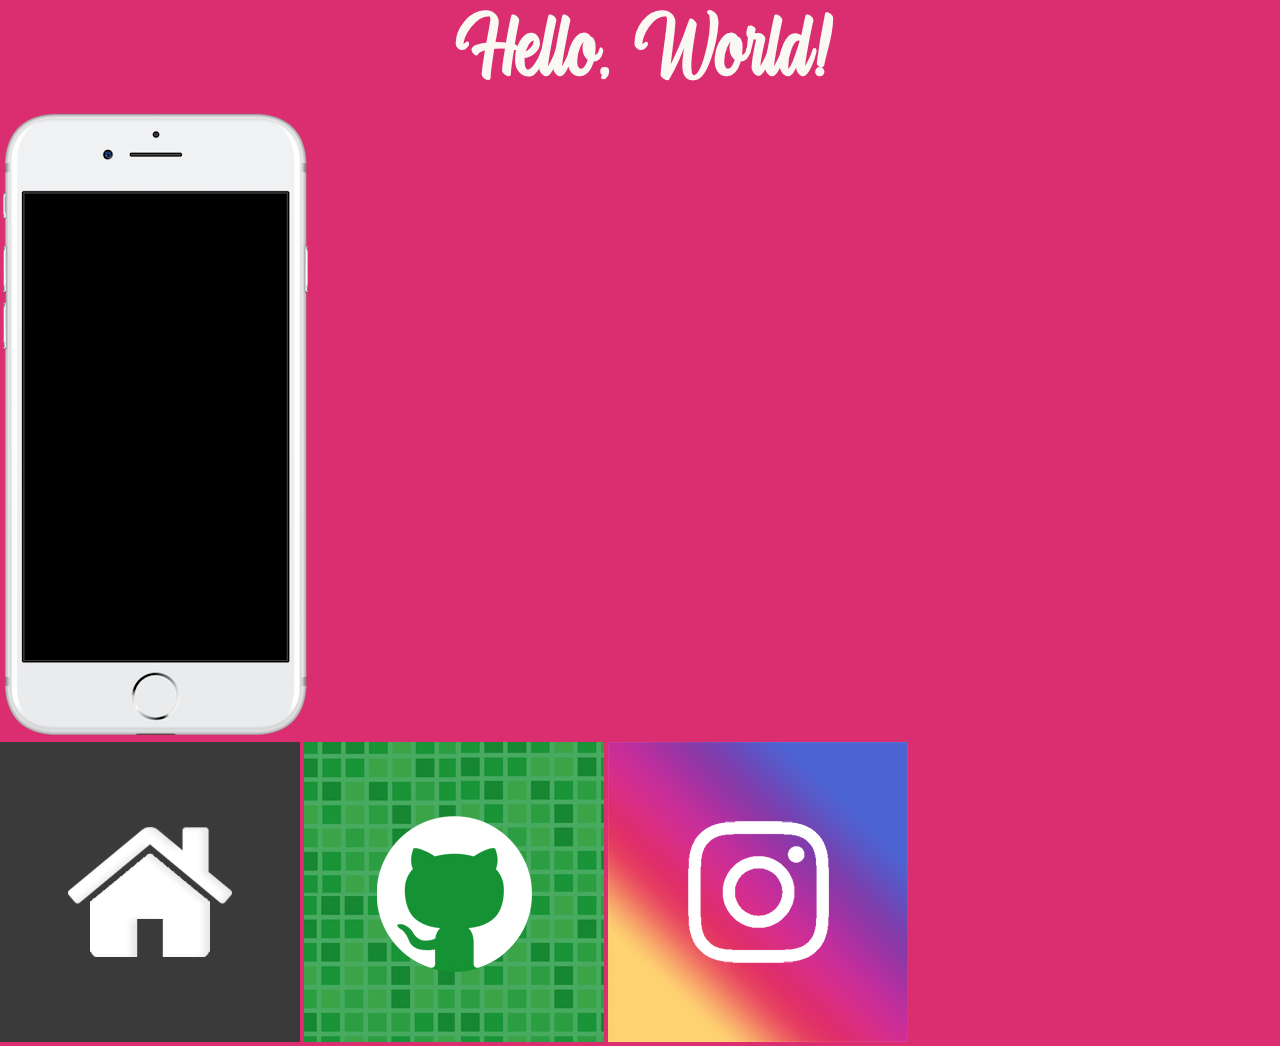
<file: index.html>
<!DOCTYPE html>
<html lang="pt-br">
<head>
    <link rel="stylesheet" href="estilos/style.css">
    <meta charset="UTF-8">
    <meta name="viewport" content="width=device-width, initial-scale=1.0">
    <link rel="shortcut icon" href="videogame.png" type="image/x-icon">
    <title>Hello, World!</title>
</head>
<body>
    <h1>Hello, World!</h1>
    <div class="iphone">
        <img src="imagens/frame-iphone.png" alt="">
        <ul>
            <img src="imagens/logo-home.jpg" alt="">
            <img src="imagens/logo-github.jpg" alt="">
            <img src="imagens/logo-instagram.jpg" alt="">
        </ul></div>

  
</body>
</html>
</file>
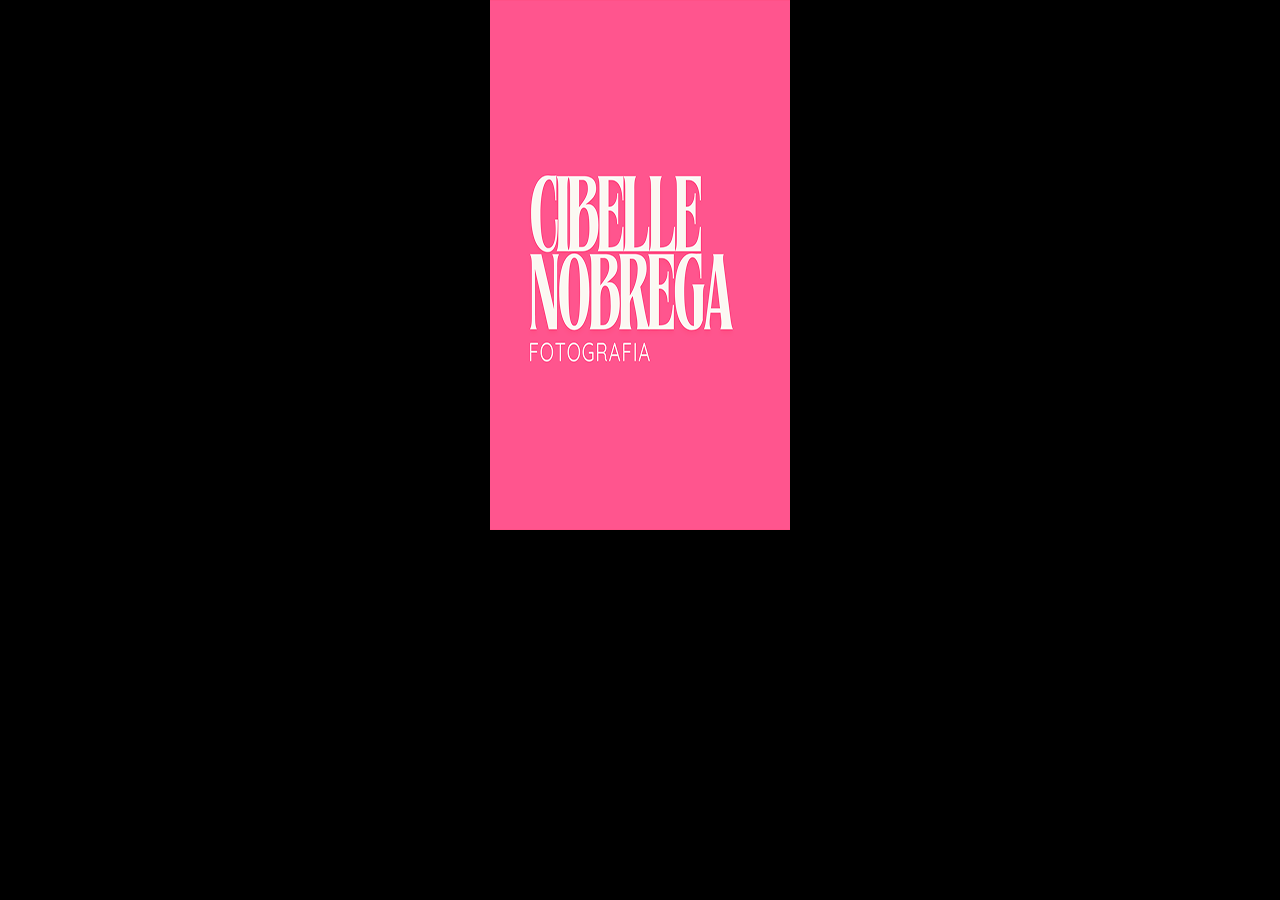
<file: home.html>
<!DOCTYPE html>
<html lang="pt-br">
<head>
    <meta charset="UTF-8">
    <meta name="viewport" content="width=device-width, initial-scale=1.0">
    <title>Home</title>
    <style> 
        * {
            margin: 0px;
            padding: 0px;
        }
        body {
            width: 100vw;
            height: 100vh;
            background: black url(imagens/logofotografia.png) no-repeat top center;
        }

    </style>
</head>
<body>
 
</body>
</html>
</file>
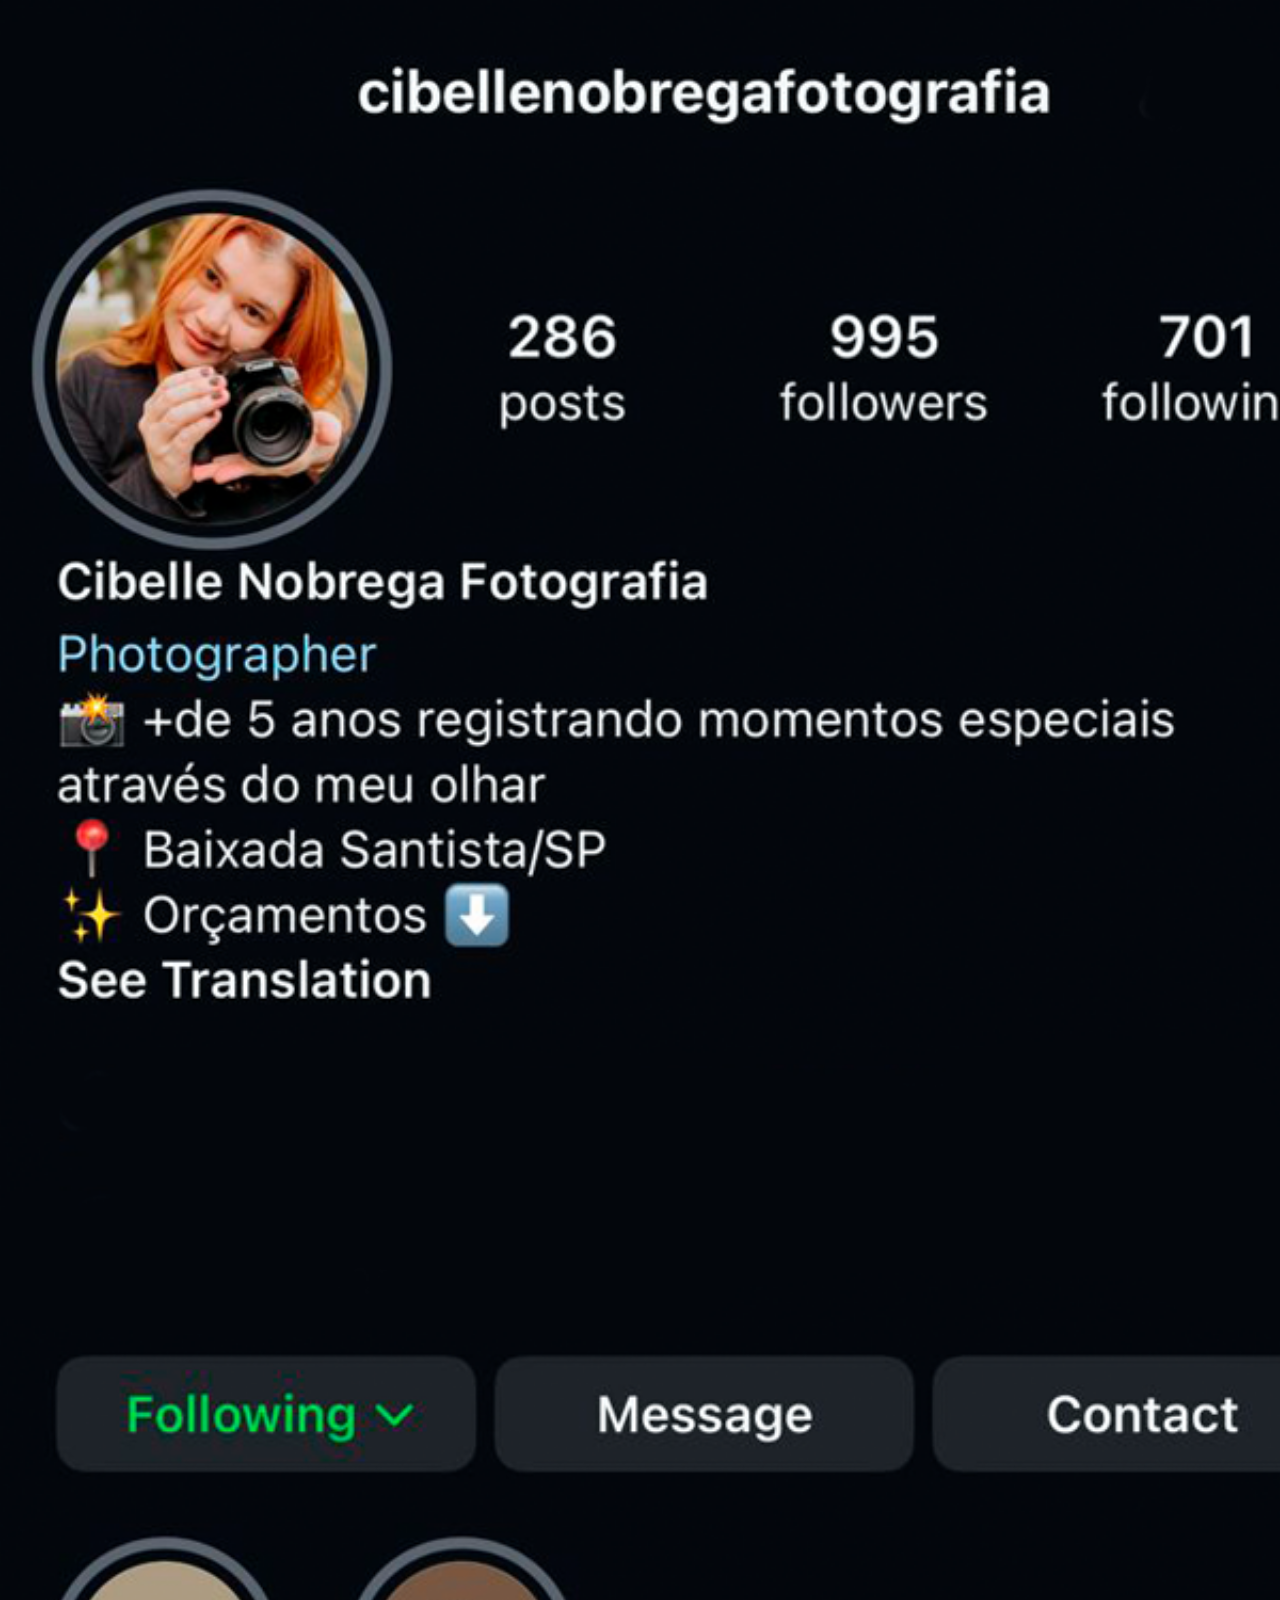
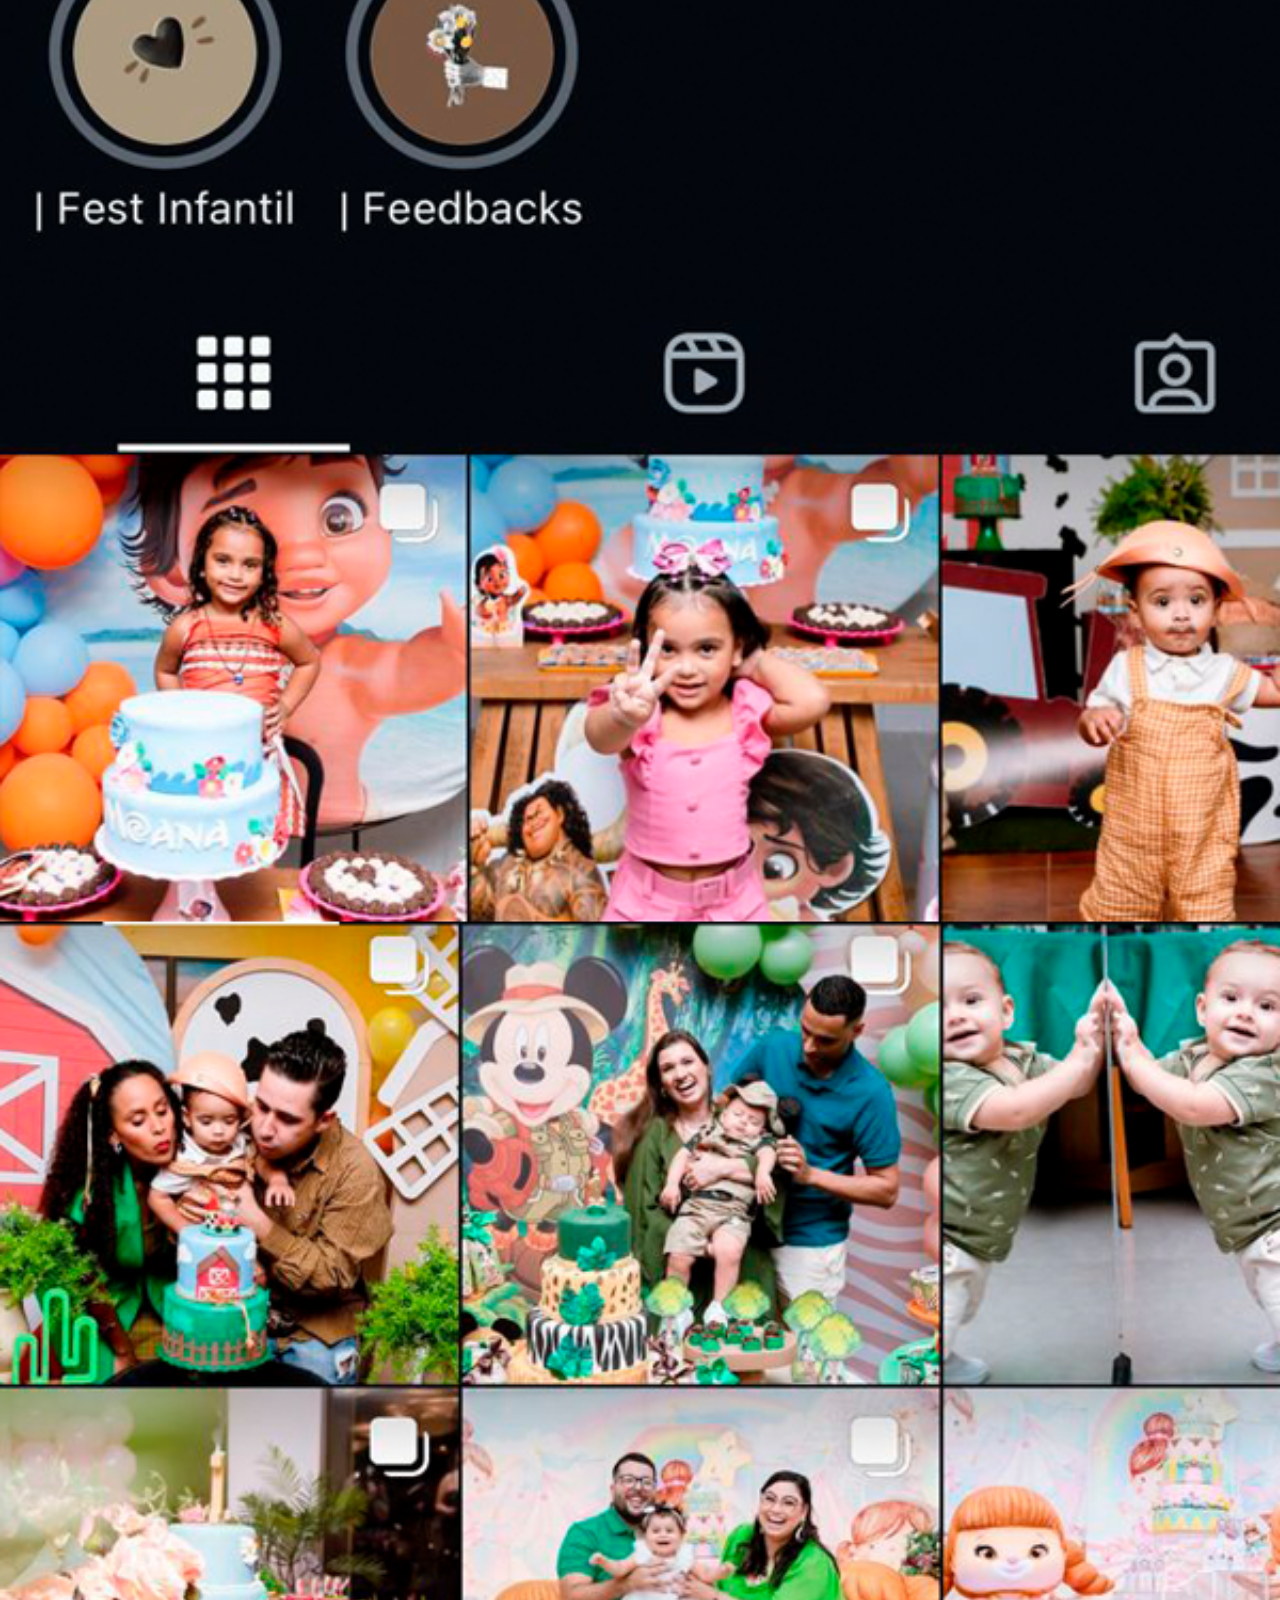
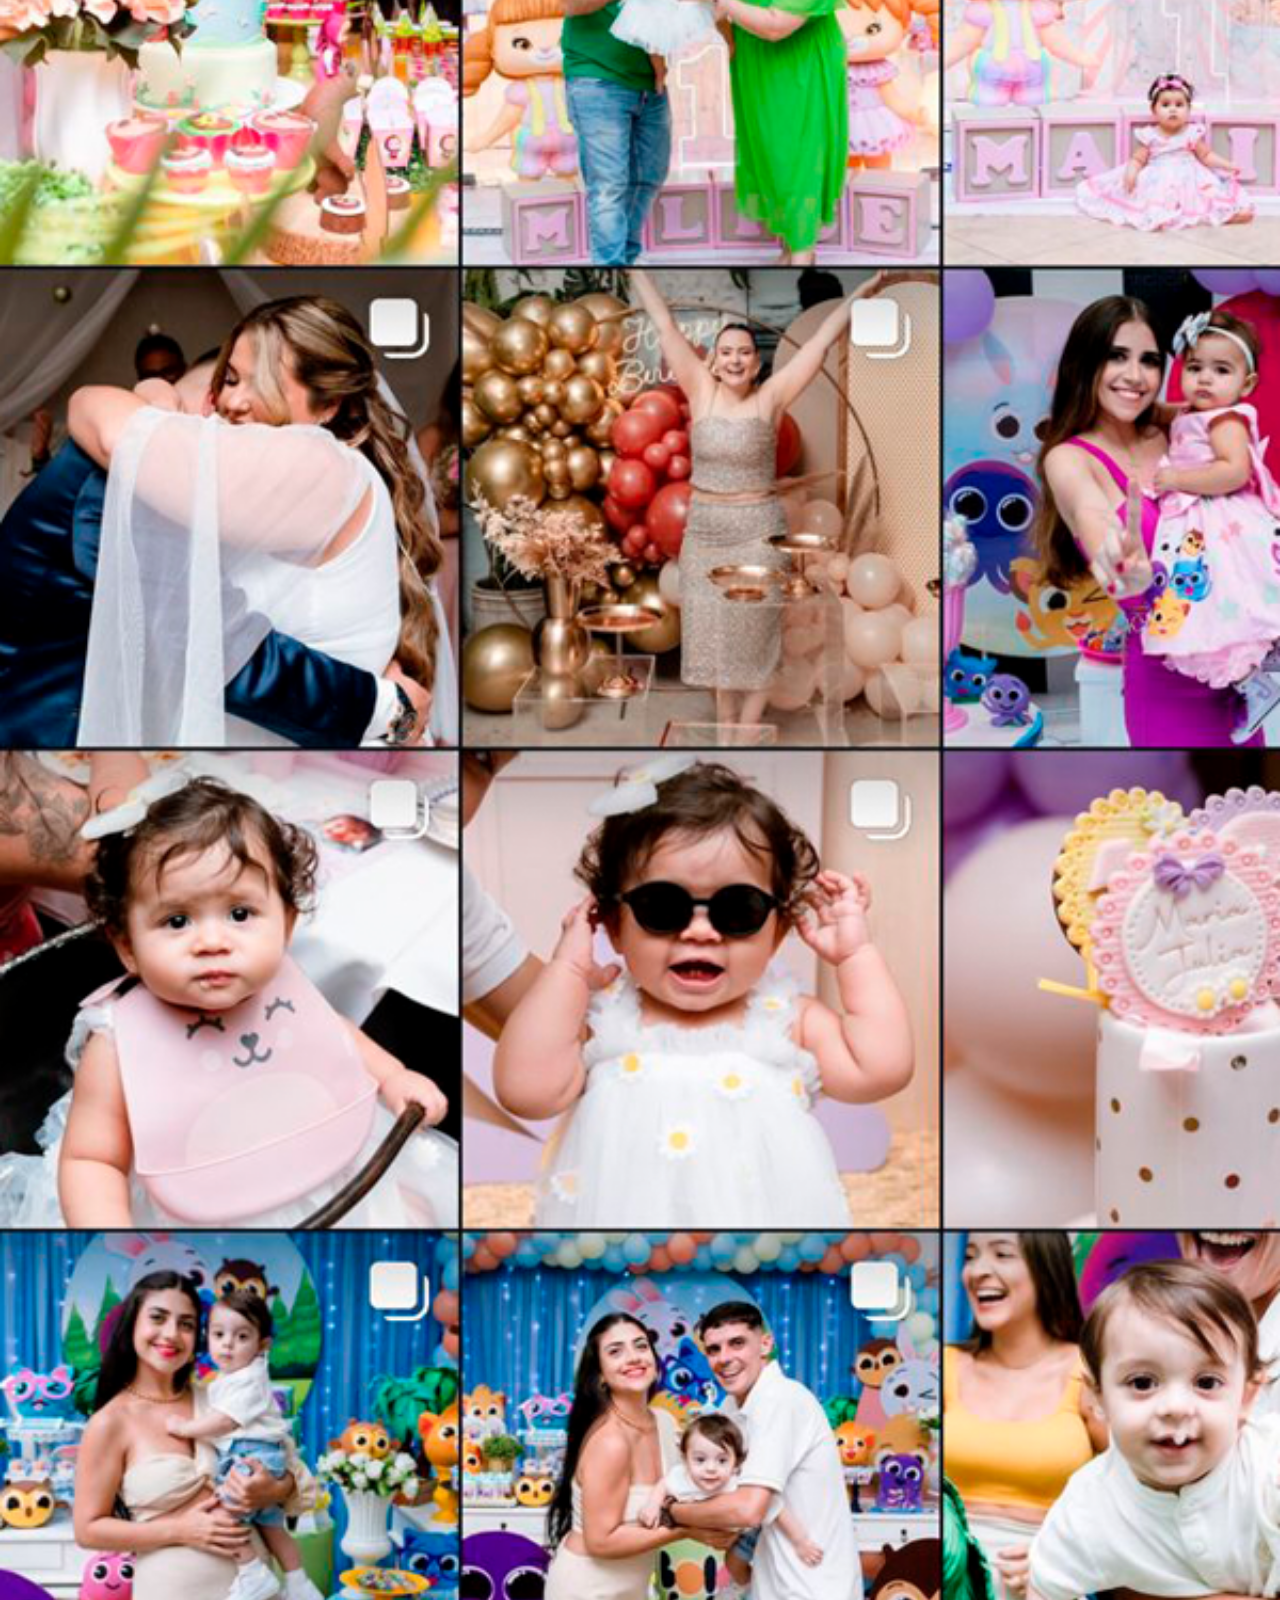
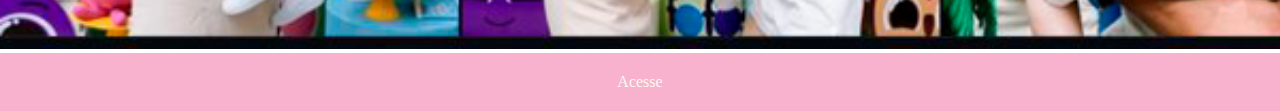
<file: Instagram.html>
<!DOCTYPE html>
<html lang="pt-br">
<head>
    <meta charset="UTF-8">
    <meta name="viewport" content="width=device-width, initial-scale=1.0">
    <title>Instagram</title>
    <style>
       * {
        margin: 0%;
        padding: 0%;
       }
       ::-webkit-scrollbar {
        width: 0%;
        height: 0%;
       }
       img {
        width: 100vw;


       }
       a {
        font-family: Cambria, Cochin, Georgia, Times, 'Times New Roman', serif;
        color: #FAF8F2;
        display: block;
        background-color: #F9B2CD;
        padding: 20px;
        text-align: center;
        text-decoration: none;
       }
    </style>
</head>
<body>
    <img src="imagens/instagrampagina.png" alt="">
    <a href="https://www.instagram.com/cibellenobregafotografia/" target="_blank">Acesse</a>
</body>
</html>
</file>
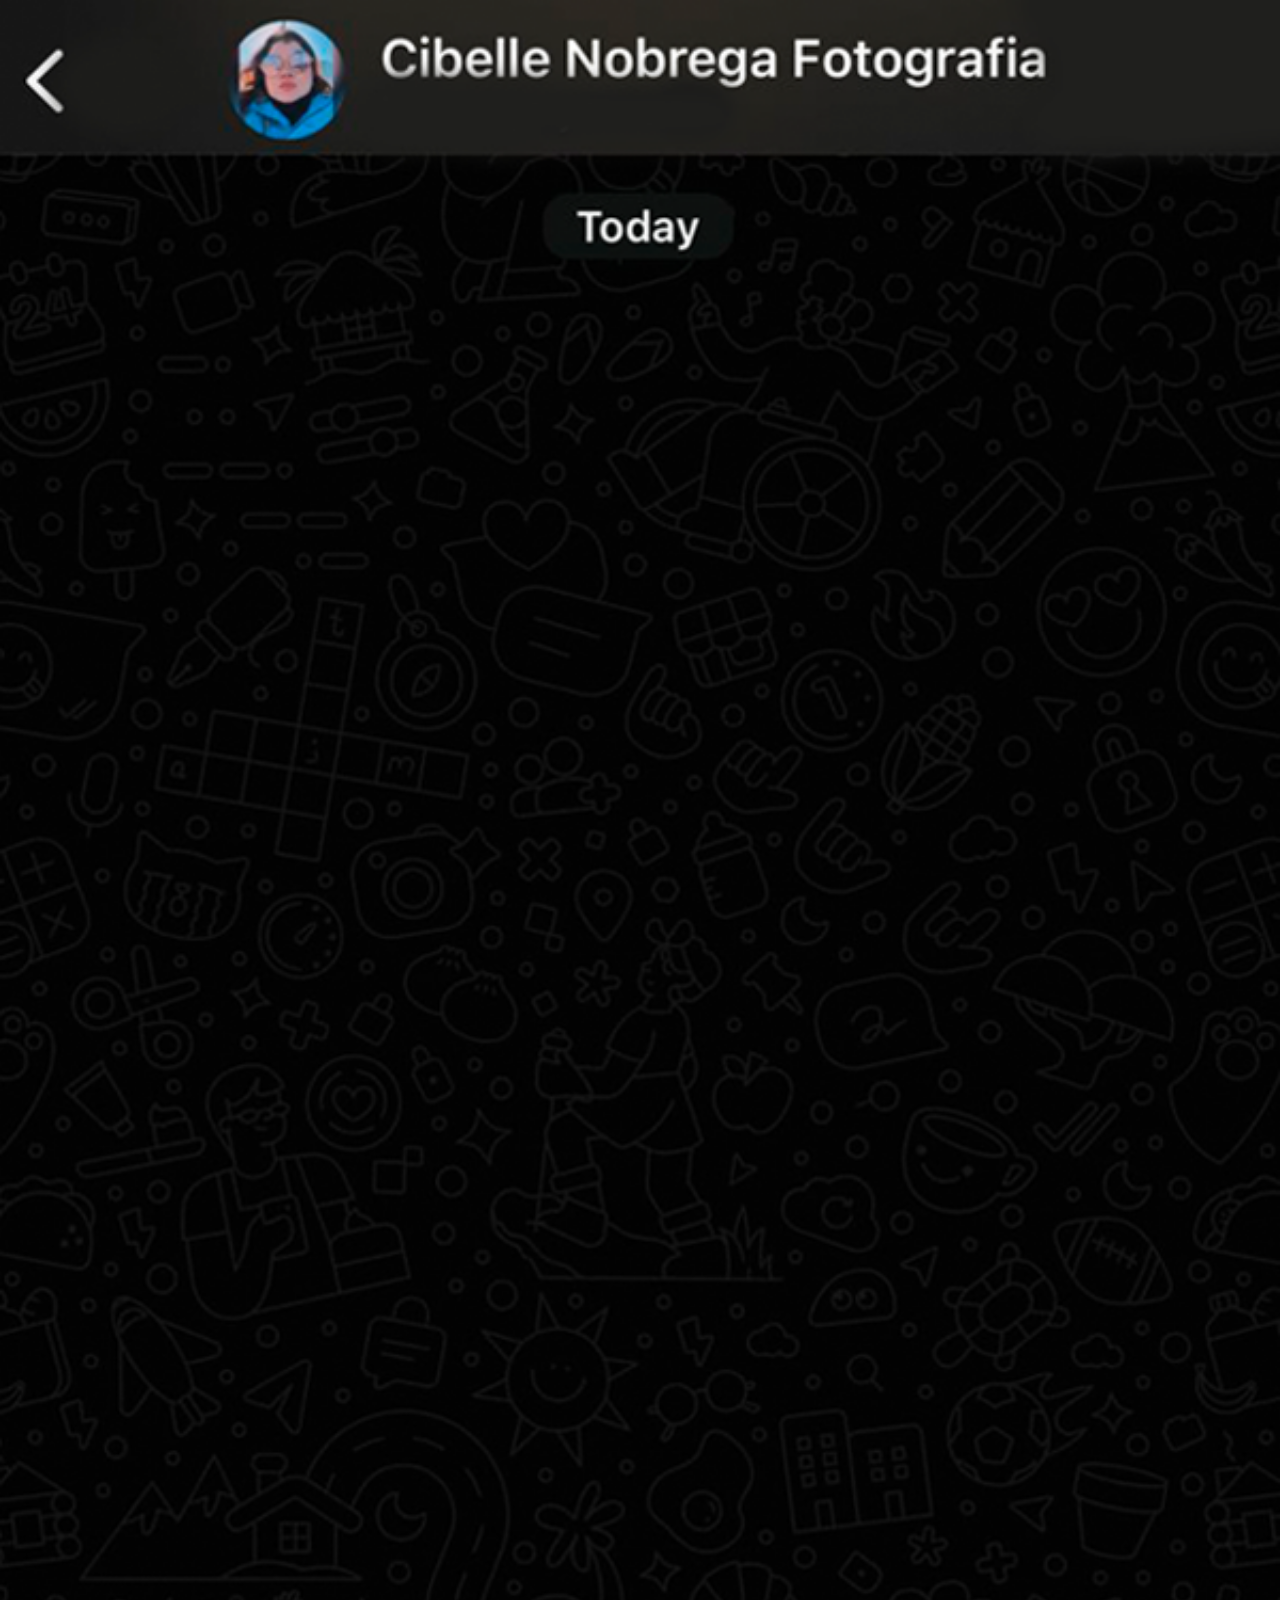
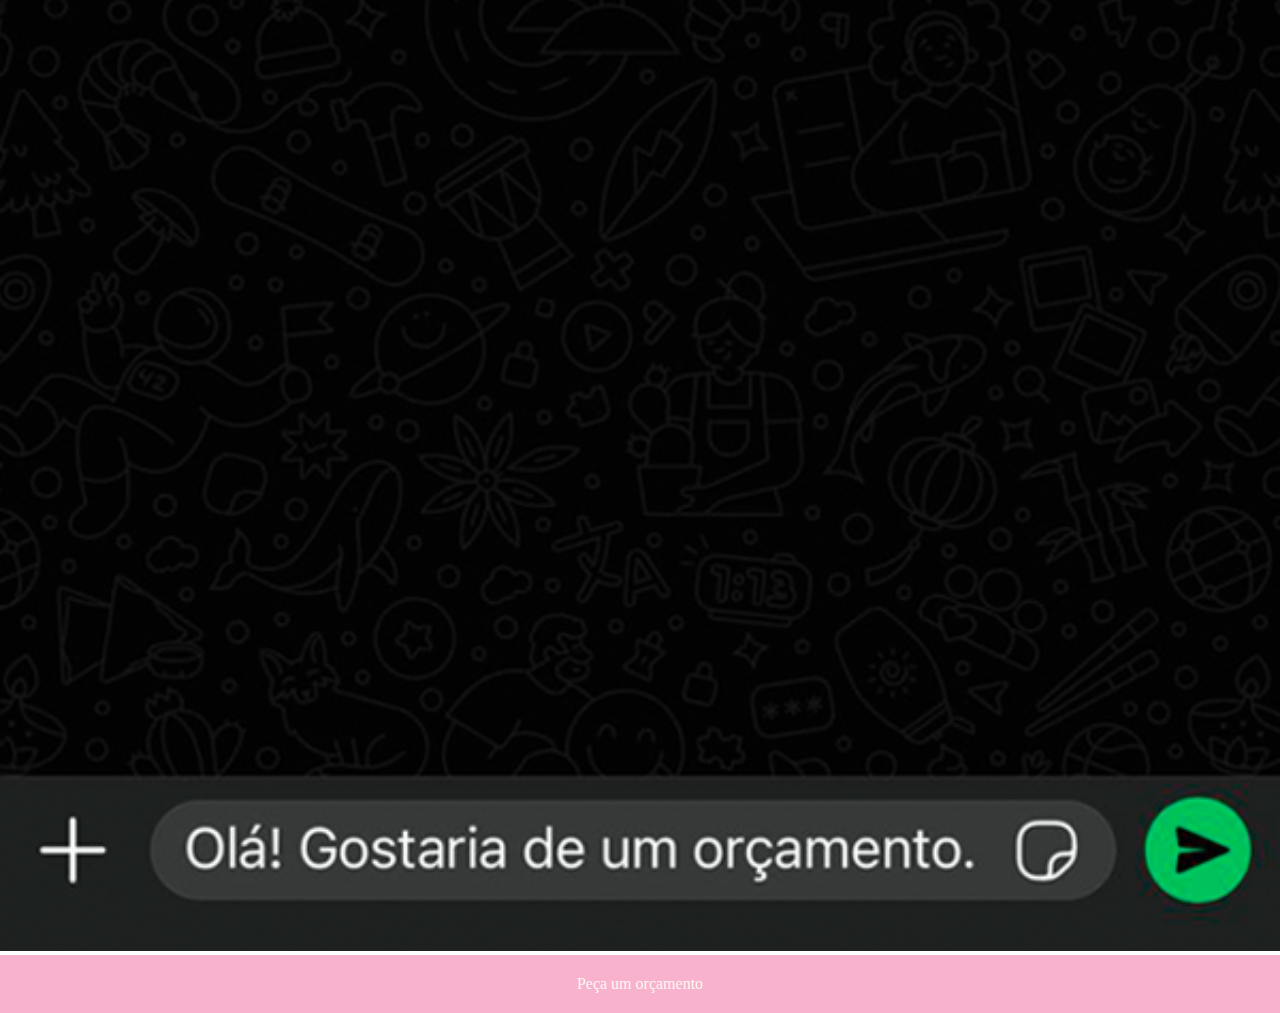
<file: whatsapp.html>
<!DOCTYPE html>
<html lang="pt-br">
<head>
    <meta charset="UTF-8">
    <meta name="viewport" content="width=device-width, initial-scale=1.0">
    <title>Whatsapp</title>
    <style>
    * {
        margin: 0%;
        padding: 0%;
       }
       ::-webkit-scrollbar {
        width: 0%;
        height: 0%;
       }
       img {
        width: 100vw;


       }
       a {
        font-family: Cambria, Cochin, Georgia, Times, 'Times New Roman', serif;
        color: #FAF8F2;
        display: block;
        background-color: #F9B2CD;
        padding: 20px;
        text-align: center;
        text-decoration: none;
       }
    </style>
</head>
<body>
    <img src="imagens/whatspag.png" alt="">
    <a href="https://wa.me/5513981135729?text=Ol%C3%A1!%20Gostaria%20de%20um%20or%C3%A7amento." target="_blank">Peça um orçamento</a>
</body>
</html>
</file>
<file: estilos/style.css>
@charset "UTF-8";

@font-face {
    font-family:'Rustic';
    src: url(../fontes/Rustic\ Bettina.ttf) format(opentype);
    font-style: normal;
}
@font-face {
    font-family:'Cuties' ;
    src: url(../fontes/Cuties.otf);
}
@font-face {
    font-family: 'Hugheid';
    src: url(../fontes/Hugheid.otf);
}
* {
    margin: 0px;
    padding: 0px;
}
html, body {
    height: 100vh;
    width: 100vw;
}
body {
    background-color:#db2e70;
    background-size:50%;
    background-attachment: fixed;
    no-repeat top center;
    
}
h1 {
    font-family: 'Hugheid', times, serif;
    color:#FAF8F2;
    text-align: center;
    margin: 5px;
    width: 100%;
    font-size: 80px; 
}

h2 {
    font-family: 'Hugheid', times, serif;
    text-align:center;
    font-size:40px;
    margin: 15px;
    color: #FAF8F2;
    
}
main {

    height: 100vh;
    position: relative;
}
section#iphone {
    position: absolute;
    height: 627px;
    width: 311px;
    top: 50%;
    left: 50%;
    transform: translate(-50%, -50%);
    background-image: url('../imagens/frame-iphone.png');

}
iframe#tela {
    position: relative;
    top: 80px;
    left: 25px;
    width: 265px;
    height: 471px;

}
section#redessociais {
    position: fixed;
    text-align:center;
    right: 60%;
    float: left;
    display: block;
    padding: 14px 16px;
    
}
section#redessociais img {
    background-color: #F9B2CD;
    width: 80px;
    height: 80px;
    border: 5px solid #FAF8F2;
    border-radius: 50%;
    box-shadow: 3px 3px 5px #3a3637;
    box-sizing: border-box;
    
    
}
section#redessociais img:hover {
    border: 2px solid #db2e70;
    transform: translate(-5%, -5%);
    box-shadow: 2px 2px 5px #00000091;
    transition: transform .3s;

}
footer {
    color: #FAF8F2;
    background-color: #F9B2CD;
    text-align:center;
    width: 100%;
    margin: 20px;
    padding: 1px;
}
</file>
